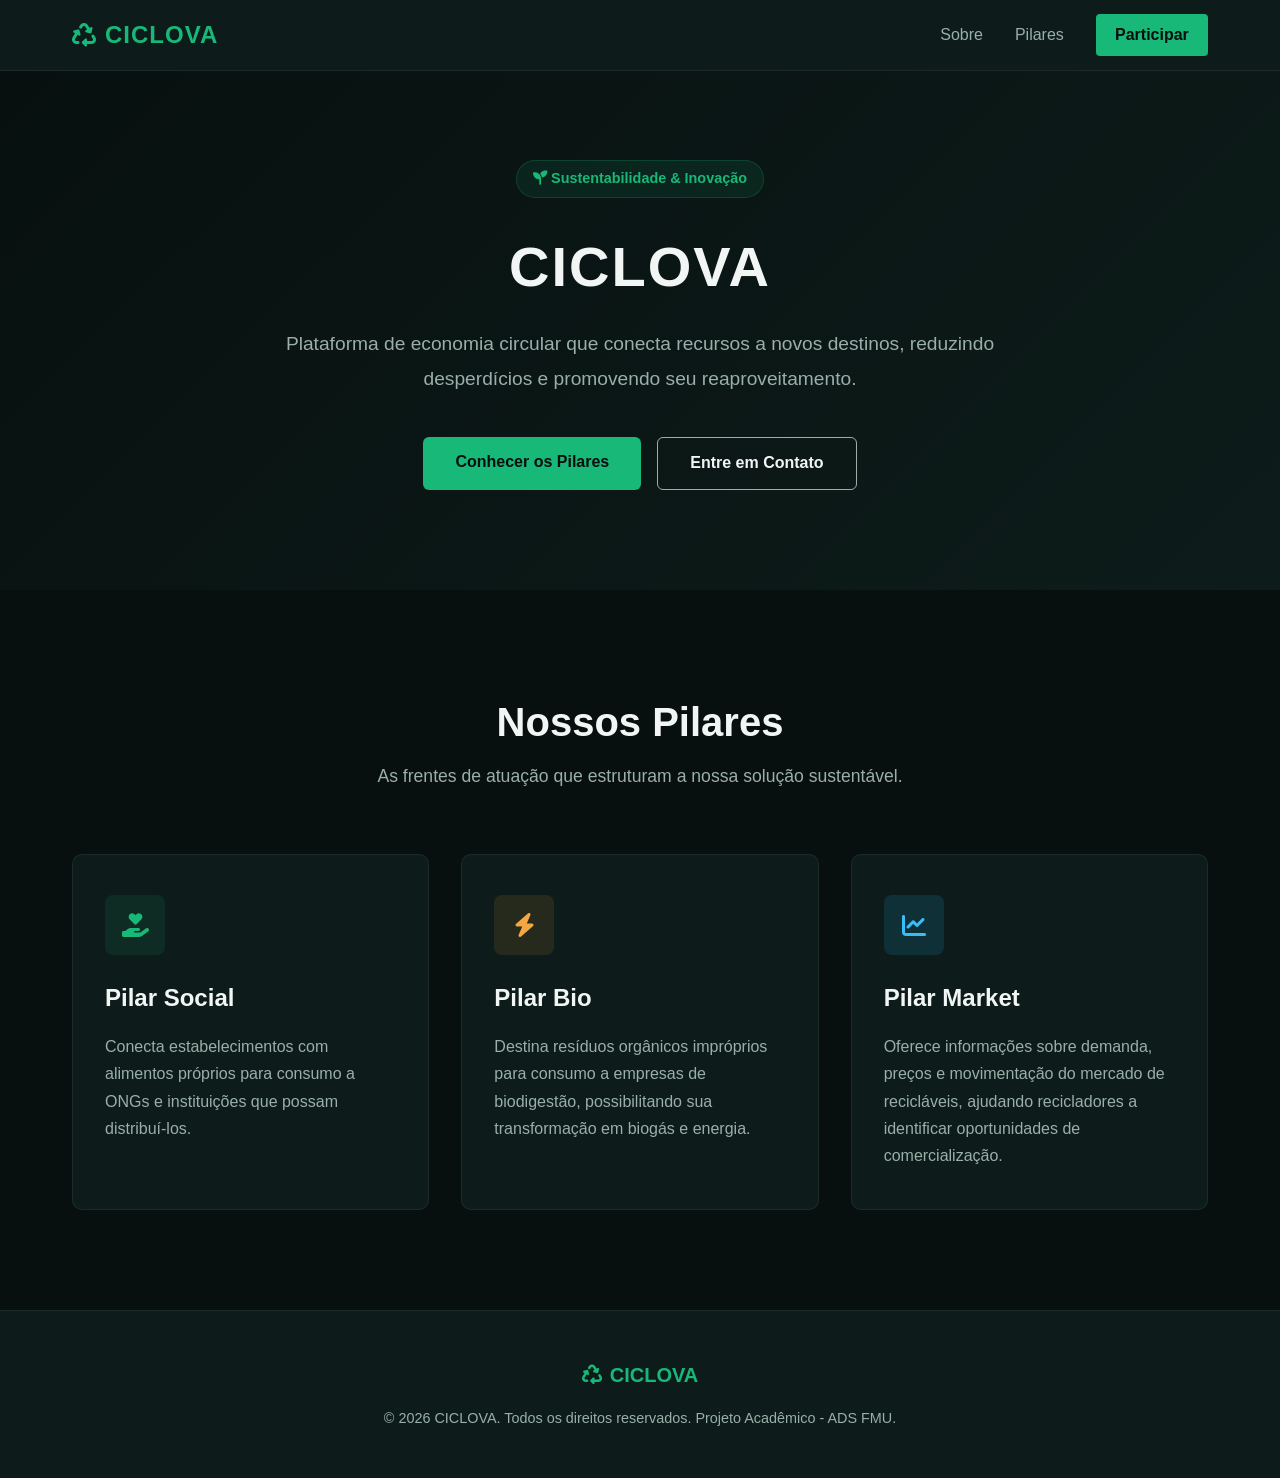
<file: APS_CICLOVA/index.html>
<!DOCTYPE html>
<html lang="pt-BR">
<head>
    <meta charset="UTF-8">
    <meta name="viewport" content="width=device-width, initial-scale=1.0">
    <title>CICLOVA - Plataforma de Economia Circular</title>
    <link rel="stylesheet" href="style.css">
    <!-- Font Awesome para ícones -->
    <link rel="stylesheet" href="https://cdnjs.cloudflare.com/ajax/libs/font-awesome/6.4.0/css/all.min.css">
</head>
<body>

    <!-- Cabeçalho / Navegação -->
    <header class="header">
        <div class="container nav-container">
            <div class="logo">
                <i class="fa-solid fa-recycle"></i>
                <span>CICLOVA</span>
            </div>
            <nav class="nav-links">
                <a href="#sobre">Sobre</a>
                <a href="#pilares">Pilares</a>
                <a href="#contato" class="btn-nav">Participar</a>
            </nav>
        </div>
    </header>

    <!-- Seção Principal (Hero) -->
    <section class="hero" id="sobre">
        <div class="container hero-content">
            <span class="badge"><i class="fa-solid fa-seedling"></i> Sustentabilidade & Inovação</span>
            <h1>CICLOVA</h1>
            <p>Plataforma de economia circular que conecta recursos a novos destinos, reduzindo desperdícios e promovendo seu reaproveitamento.</p>
            <div class="hero-buttons">
                <a href="#pilares" class="btn btn-primary">Conhecer os Pilares</a>
                <a href="#contato" class="btn btn-secondary">Entre em Contato</a>
            </div>
        </div>
    </section>

    <!-- Seção de Pilares -->
    <section class="pillars" id="pilares">
        <div class="container">
            <div class="section-title">
                <h2>Nossos Pilares</h2>
                <p>As frentes de atuação que estruturam a nossa solução sustentável.</p>
            </div>

            <div class="pillars-grid">
                <!-- Pilar Social -->
                <div class="card pillar-social">
                    <div class="card-icon">
                        <i class="fa-solid fa-hand-holding-heart"></i>
                    </div>
                    <h3>Pilar Social</h3>
                    <p>Conecta estabelecimentos com alimentos próprios para consumo a ONGs e instituições que possam distribuí-los.</p>
                </div>

                <!-- Pilar Bio -->
                <div class="card pillar-bio">
                    <div class="card-icon">
                        <i class="fa-solid fa-bolt"></i>
                    </div>
                    <h3>Pilar Bio</h3>
                    <p>Destina resíduos orgânicos impróprios para consumo a empresas de biodigestão, possibilitando sua transformação em biogás e energia.</p>
                </div>

                <!-- Pilar Market -->
                <div class="card pillar-market">
                    <div class="card-icon">
                        <i class="fa-solid fa-chart-line"></i>
                    </div>
                    <h3>Pilar Market</h3>
                    <p>Oferece informações sobre demanda, preços e movimentação do mercado de recicláveis, ajudando recicladores a identificar oportunidades de comercialização.</p>
                </div>
            </div>
        </div>
    </section>

    <!-- Rodapé -->
    <footer class="footer" id="contato">
        <div class="container footer-content">
            <div class="footer-logo">
                <i class="fa-solid fa-recycle"></i>
                <span>CICLOVA</span>
            </div>
            <p>© 2026 CICLOVA. Todos os direitos reservados. Projeto Acadêmico - ADS FMU.</p>
        </div>
    </footer>

</body>
</html>
</file>
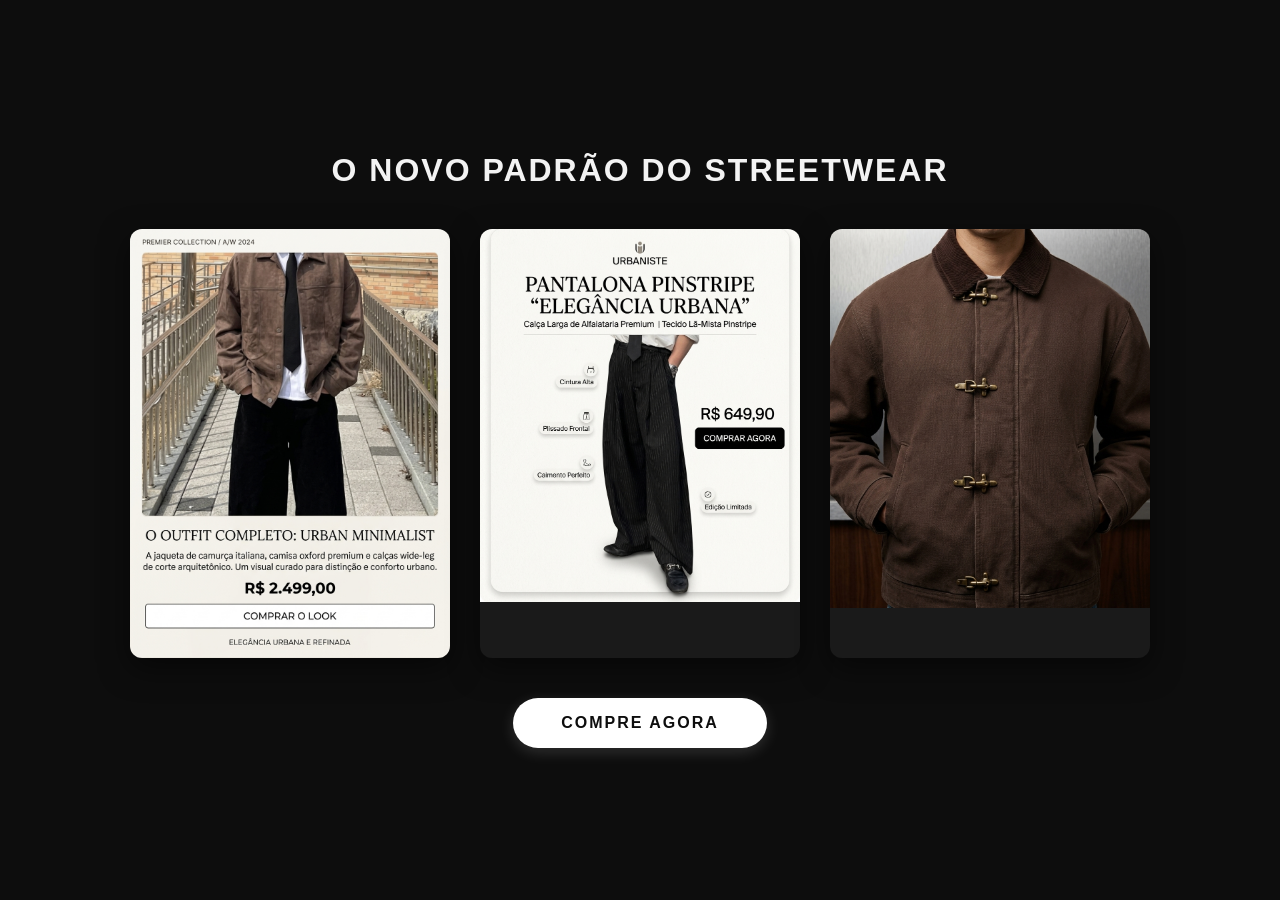
<file: card_roupa.html>
<!DOCTYPE html>
<html lang="pt-br">
<head>
    <meta charset="UTF-8">
    <meta name="viewport" content="width=device-width, initial-scale=1.0">
    <title>Exercicio DIV</title>
    <!-- Vinculando o arquivo CSS -->
    <link rel="stylesheet" href="style.css">
</head>
<body>
    <div class="loja-wrapper">
        <h1>O Novo Padrão do Streetwear</h1>
        
        <!-- Container que segura os 3 cards lado a lado -->
        <div class="cards-container">
            <div class="card">
                <img src="card1_att.png" alt="Outfit Urban Minimalist">
            </div>
            <div class="card">
                <img src="card2_att.png" alt="Calça Pantalona Pinstripe">
            </div>
            <div class="card">
                <img src="card3_att.png" alt="Jaqueta de Camurça">
            </div>
        </div>

        <!-- Botão de Call to Action centralizado abaixo dos 3 cards -->
        <div class="cta-container">
            <a href="#" class="btn-compre">COMPRE AGORA</a>
        </div>
    </div>
</body>
</html>
</file>
<file: APS_CICLOVA/style.css>
/* Definição da Paleta de Cores do Trello */
:root {
    --dark-base: #07100F;
    --surface: #0D1C1A;
    --tech-blue: #164E63;
    --digital-green: #18B878;
    --energy-amber: #F5A742;
    --muted-text: #9AAFA7;
    --primary-text: #F1F5F3;
}

/* Reset Global */
* {
    margin: 0;
    padding: 0;
    box-sizing: border-box;
    font-family: 'Segoe UI', Tahoma, Geneva, Verdana, sans-serif;
}

html {
    scroll-behavior: smooth;
}

body {
    background-color: var(--dark-base);
    color: var(--primary-text);
    line-height: 1.6;
}

/* Container Padrão */
.container {
    max-width: 1200px;
    margin: 0 auto;
    padding: 0 2rem;
}

/* Cabeçalho / Navbar Fixa */
.header {
    background-color: var(--surface);
    border-bottom: 1px solid rgba(154, 175, 167, 0.1);
    position: fixed;
    top: 0;
    left: 0;
    width: 100%;
    z-index: 1000;
}

.nav-container {
    display: flex;
    justify-content: space-between;
    align-items: center;
    height: 70px;
}

.logo {
    display: flex;
    align-items: center;
    gap: 0.5rem;
    font-size: 1.5rem;
    font-weight: 700;
    color: var(--digital-green);
    letter-spacing: 1px;
}

.nav-links {
    display: flex;
    align-items: center;
    gap: 2rem;
}

.nav-links a {
    color: var(--muted-text);
    text-decoration: none;
    font-weight: 500;
    transition: color 0.3s ease;
}

.nav-links a:hover {
    color: var(--digital-green);
}

.btn-nav {
    background-color: var(--digital-green);
    color: var(--dark-base) !important;
    padding: 0.5rem 1.2rem;
    border-radius: 4px;
    font-weight: 600 !important;
    transition: opacity 0.3s ease;
}

.btn-nav:hover {
    opacity: 0.9;
}

/* Seção Hero (Banner Principal) */
.hero {
    padding: 160px 0 100px;
    background: linear-gradient(135deg, var(--dark-base) 0%, var(--surface) 100%);
    text-align: center;
}

.hero-content {
    max-width: 800px;
}

.badge {
    display: inline-block;
    background-color: rgba(24, 184, 120, 0.1);
    color: var(--digital-green);
    padding: 0.4rem 1rem;
    border-radius: 50px;
    font-size: 0.9rem;
    font-weight: 600;
    margin-bottom: 1.5rem;
    border: 1px solid rgba(24, 184, 120, 0.2);
}

.hero h1 {
    font-size: 3.5rem;
    font-weight: 800;
    margin-bottom: 1rem;
    color: var(--primary-text);
    letter-spacing: 2px;
}

.hero p {
    font-size: 1.2rem;
    color: var(--muted-text);
    margin-bottom: 2.5rem;
    line-height: 1.8;
}

.hero-buttons {
    display: flex;
    justify-content: center;
    gap: 1rem;
}

.btn {
    display: inline-block;
    padding: 0.8rem 2rem;
    border-radius: 6px;
    font-weight: 600;
    text-decoration: none;
    transition: all 0.3s ease;
}

.btn-primary {
    background-color: var(--digital-green);
    color: var(--dark-base);
}

.btn-primary:hover {
    background-color: #149c66;
}

.btn-secondary {
    background-color: transparent;
    color: var(--primary-text);
    border: 1px solid var(--muted-text);
}

.btn-secondary:hover {
    border-color: var(--primary-text);
    background-color: rgba(255, 255, 255, 0.05);
}

/* Seção de Pilares */
.pillars {
    padding: 100px 0;
    background-color: var(--dark-base);
}

.section-title {
    text-align: center;
    margin-bottom: 4rem;
}

.section-title h2 {
    font-size: 2.5rem;
    font-weight: 700;
    margin-bottom: 0.5rem;
    color: var(--primary-text);
}

.section-title p {
    color: var(--muted-text);
    font-size: 1.1rem;
}

.pillars-grid {
    display: grid;
    grid-template-columns: repeat(auto-fit, minmax(320px, 1fr));
    gap: 2rem;
}

.card {
    background-color: var(--surface);
    border: 1px solid rgba(154, 175, 167, 0.1);
    border-radius: 10px;
    padding: 2.5rem 2rem;
    transition: transform 0.3s ease, border-color 0.3s ease;
}

.card:hover {
    transform: translateY(-5px);
    border-color: var(--digital-green);
}

.card-icon {
    width: 60px;
    height: 60px;
    background-color: rgba(24, 184, 120, 0.1);
    color: var(--digital-green);
    border-radius: 8px;
    display: flex;
    align-items: center;
    justify-content: center;
    font-size: 1.5rem;
    margin-bottom: 1.5rem;
}

/* Cores customizadas por ícone conforme a paleta */
.pillar-bio .card-icon {
    background-color: rgba(245, 167, 66, 0.1);
    color: var(--energy-amber);
}

.pillar-market .card-icon {
    background-color: rgba(22, 78, 99, 0.4);
    color: #38bdf8;
}

.card h3 {
    font-size: 1.5rem;
    font-weight: 700;
    margin-bottom: 1rem;
    color: var(--primary-text);
}

.card p {
    color: var(--muted-text);
    font-size: 1rem;
    line-height: 1.7;
}

/* Rodapé */
.footer {
    background-color: var(--surface);
    border-top: 1px solid rgba(154, 175, 167, 0.1);
    padding: 3rem 0;
    text-align: center;
}

.footer-logo {
    display: flex;
    justify-content: center;
    align-items: center;
    gap: 0.5rem;
    font-size: 1.25rem;
    font-weight: 700;
    color: var(--digital-green);
    margin-bottom: 1rem;
}

.footer p {
    color: var(--muted-text);
    font-size: 0.9rem;
}

/* Responsividade */
@media (max-width: 768px) {
    .hero h1 {
        font-size: 2.5rem;
    }
    
    .nav-links {
        display: none;
    }
}
</file>
<file: style.css>
/* Reset básico para alinhar margens e fontes */
* {
    margin: 0;
    padding: 0;
    box-sizing: border-box;
    font-family: 'Segoe UI', Tahoma, Geneva, Verdana, sans-serif;
}

body {
    background-color: #0d0d0d; /* Fundo escuro sofisticado */
    color: #ffffff;
    display: flex;
    justify-content: center;
    align-items: center;
    min-height: 100vh;
    padding: 40px 20px;
}

.loja-wrapper {
    width: 100%;
    max-width: 1200px;
    text-align: center;
}

h1 {
    font-size: 2rem;
    font-weight: 600;
    letter-spacing: 2px;
    margin-bottom: 40px;
    text-transform: uppercase;
    color: #f3f3f3;
}

/* Flexbox para alinhar os 3 cards lado a lado */
.cards-container {
    display: flex;
    justify-content: center;
    gap: 30px;
    flex-wrap: wrap; /* Garante responsividade se a tela for menor */
    margin-bottom: 40px;
}

/* Estilo individual de cada card de roupa */
.card {
    background-color: #1a1a1a;
    border-radius: 12px;
    overflow: hidden;
    width: 320px;
    box-shadow: 0 10px 30px rgba(0, 0, 0, 0.5);
    transition: transform 0.3s ease, box-shadow 0.3s ease;
}

/* Efeito sutil de elevação ao passar o mouse no card */
.card:hover {
    transform: translateY(-8px);
    box-shadow: 0 15px 40px rgba(255, 255, 255, 0.08);
}

/* Garante que a imagem se ajuste perfeitamente dentro do card */
.card img {
    width: 100%;
    height: auto;
    display: block;
}

/* Estilização do Botão Call to Action (CTA) */
.cta-container {
    margin-top: 20px;
}

.btn-compre {
    display: inline-block;
    background-color: #ffffff;
    color: #0d0d0d;
    padding: 16px 48px;
    font-size: 1rem;
    font-weight: 700;
    text-decoration: none;
    border-radius: 30px;
    letter-spacing: 2px;
    text-transform: uppercase;
    transition: background-color 0.3s ease, transform 0.2s ease, box-shadow 0.3s ease;
    box-shadow: 0 4px 15px rgba(255, 255, 255, 0.15);
}

.btn-compre:hover {
    background-color: #e0e0e0;
    transform: scale(1.03);
    box-shadow: 0 6px 25px rgba(255, 255, 255, 0.3);
}
</file>
